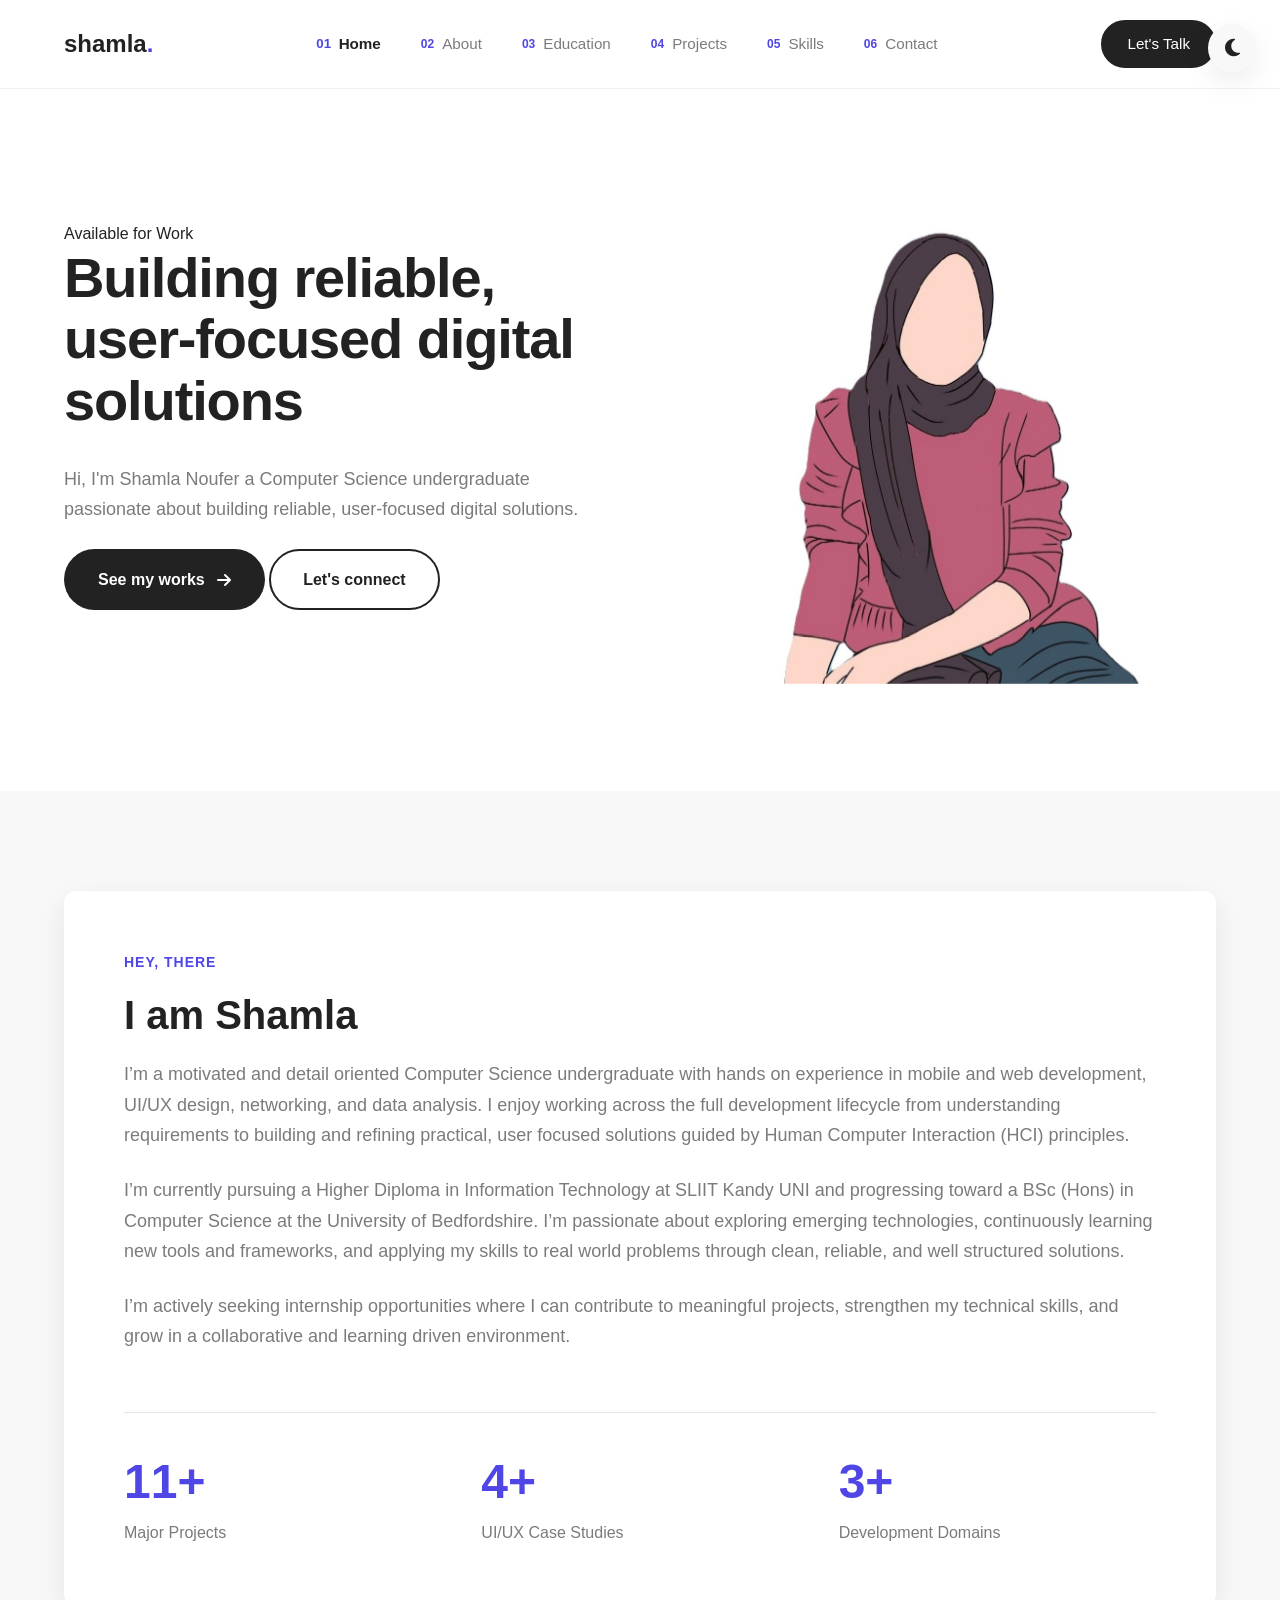
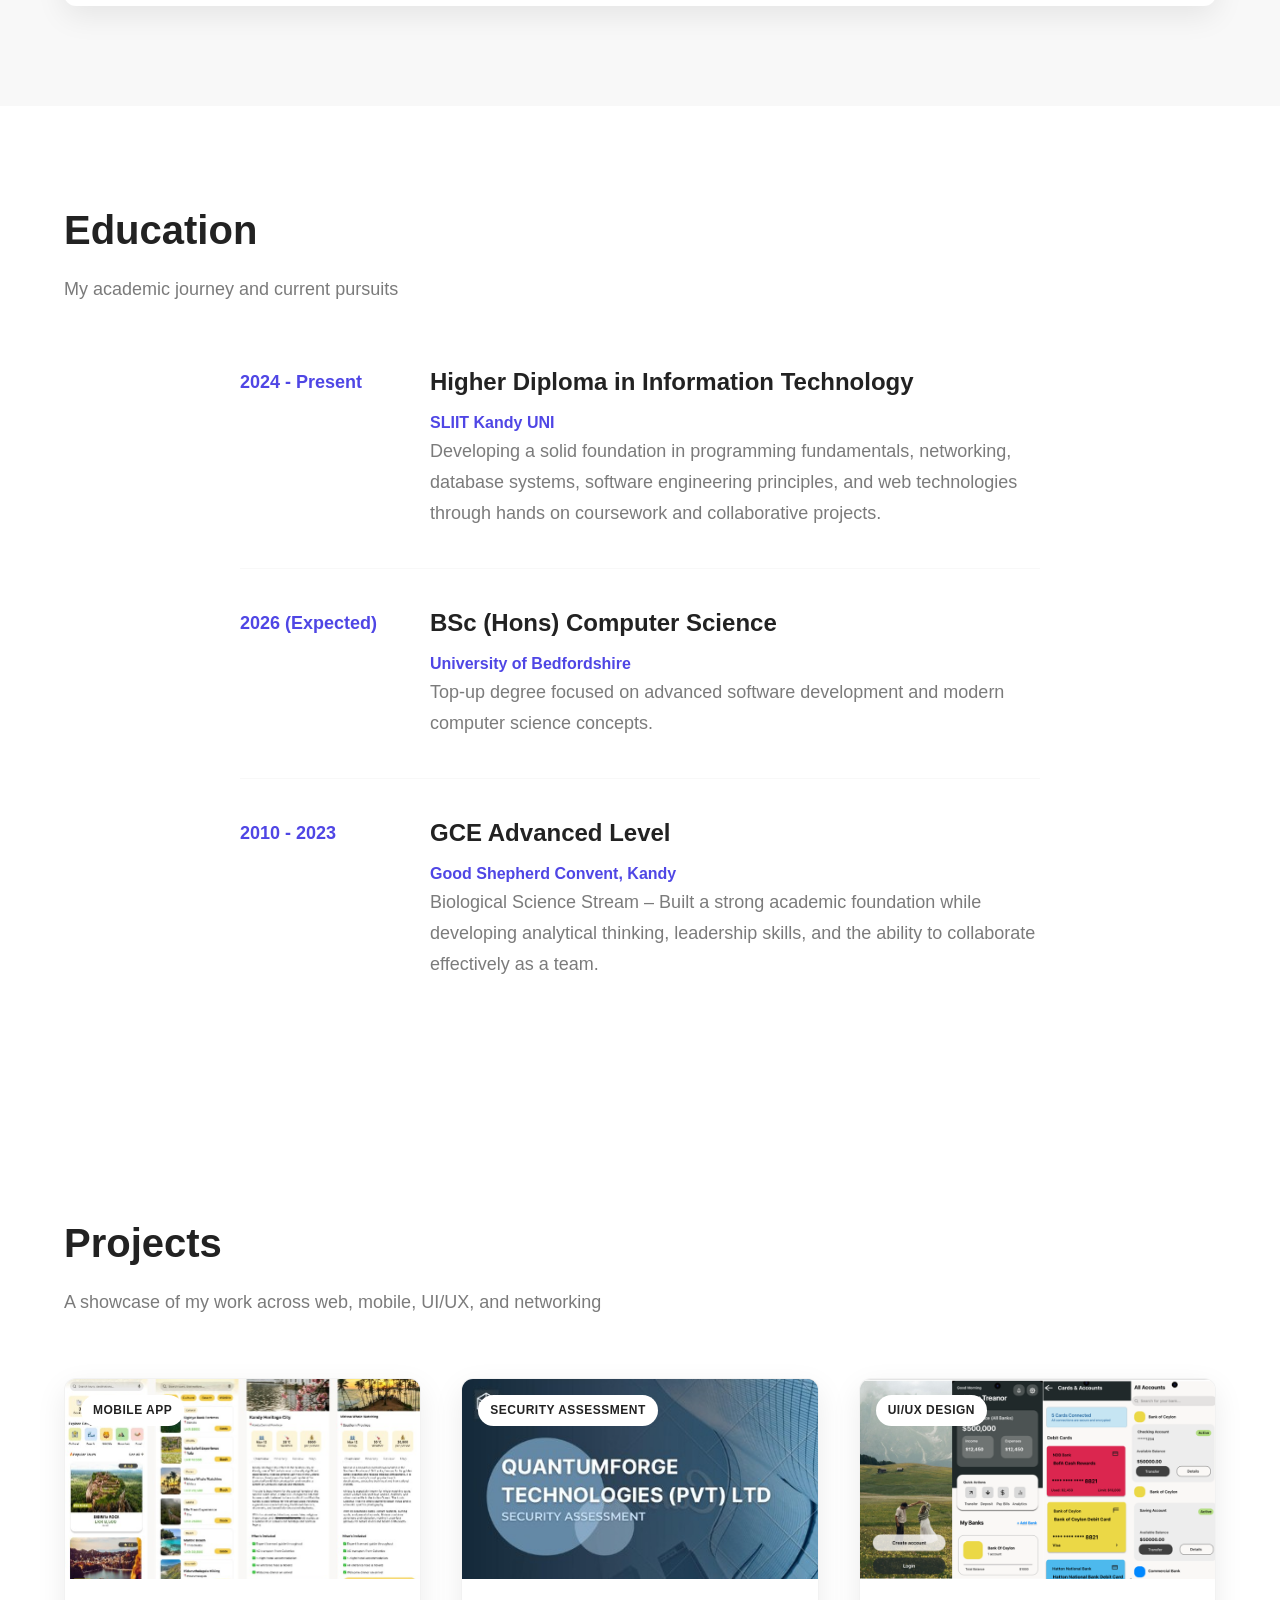
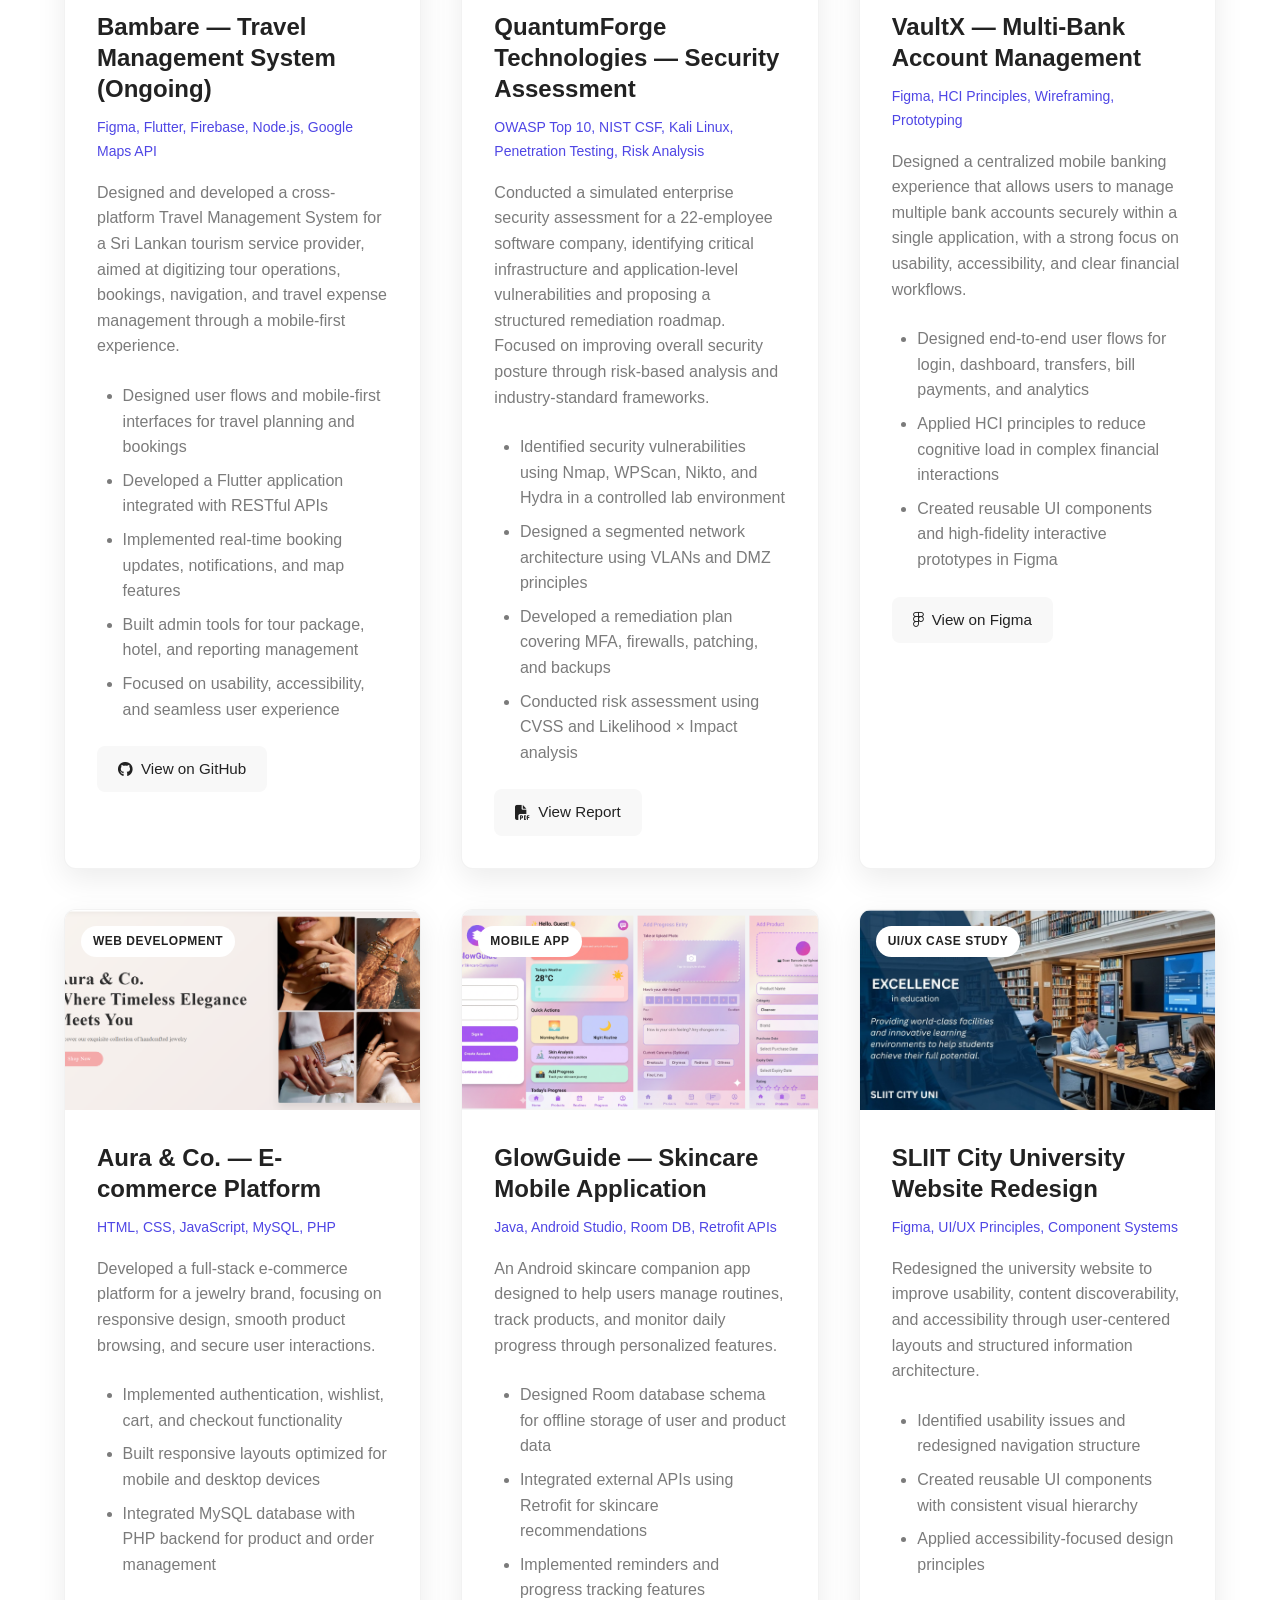
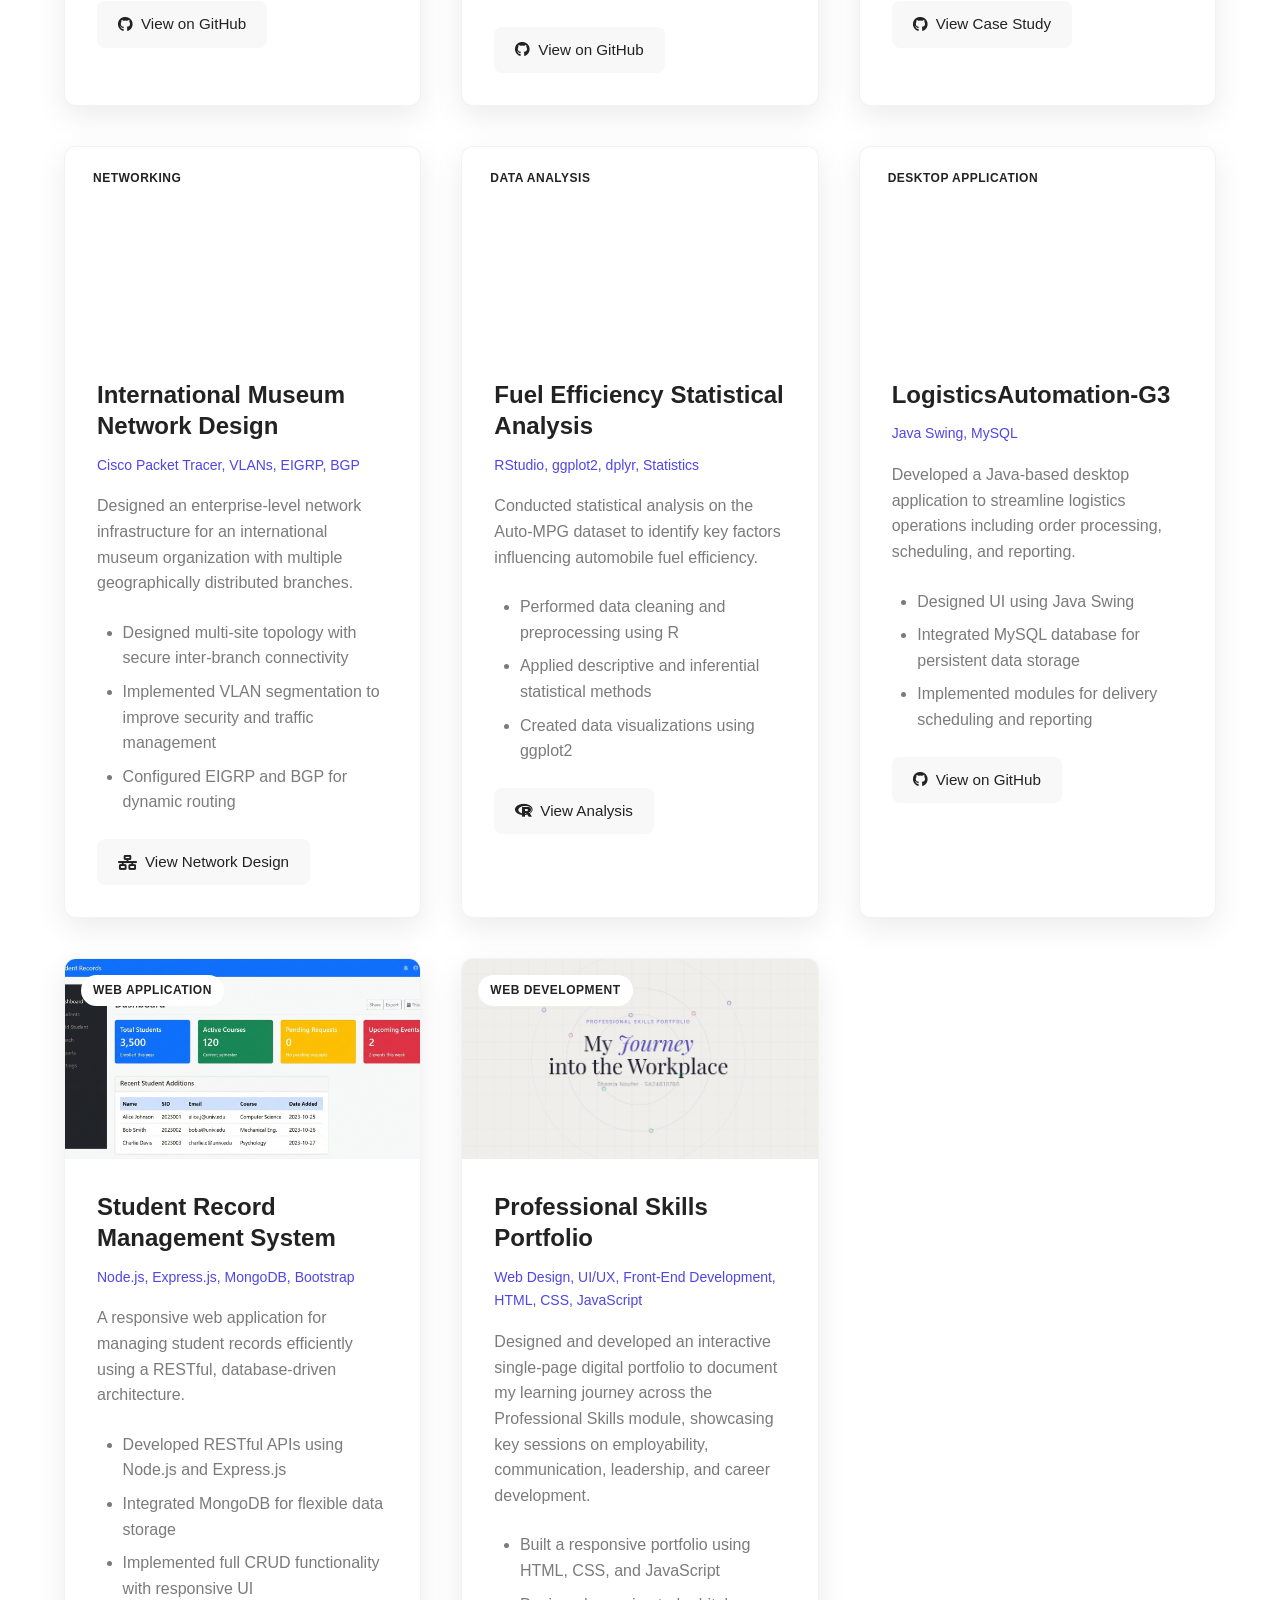
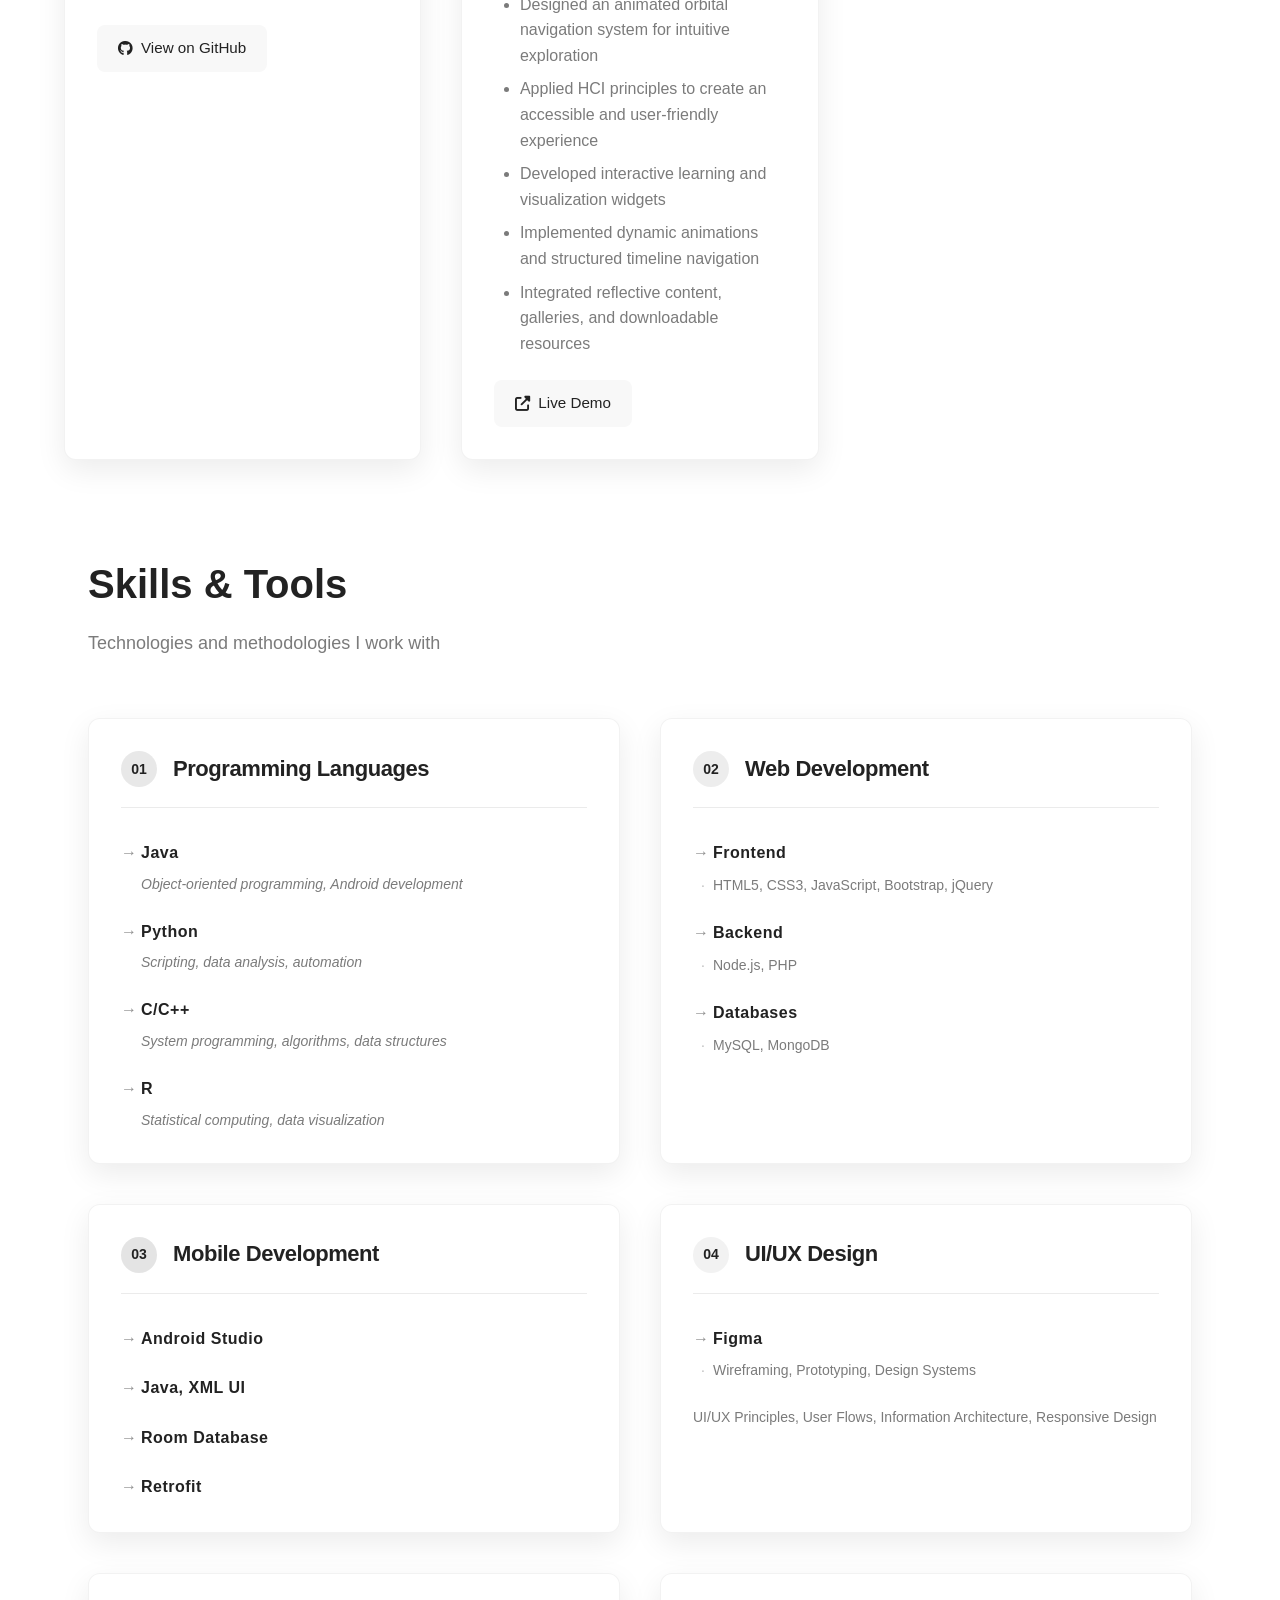
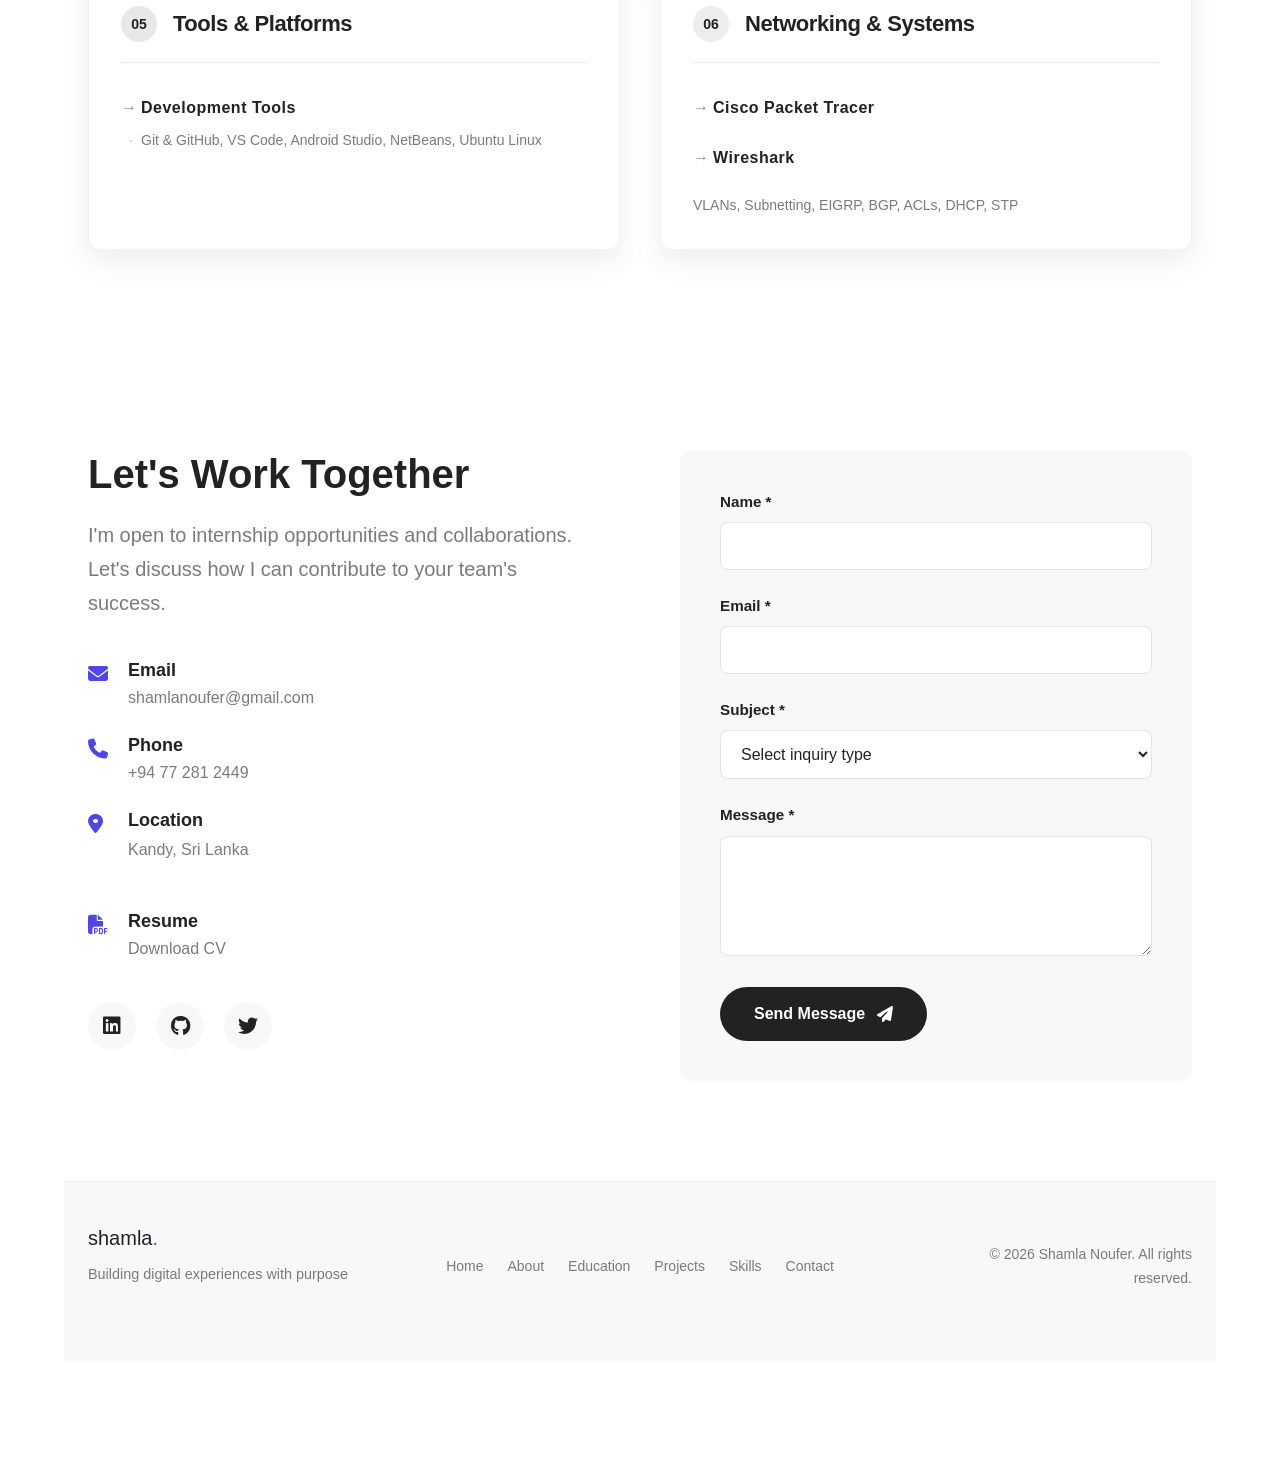
<file: index.html>
<!DOCTYPE html>
<html lang="en">
<head>
    <meta charset="UTF-8">
    <meta name="viewport" content="width=device-width, initial-scale=1.0">
    <title>Shamla Noufer | Web Developer & UI/UX Designer</title>
    
    <!-- Fonts -->
    <link rel="stylesheet" href="https://fonts.cdnfonts.com/css/sf-pro-display">
    <link rel="stylesheet" href="https://cdnjs.cloudflare.com/ajax/libs/font-awesome/6.4.0/css/all.min.css">
    
    <!-- CSS -->
    <link rel="stylesheet" href="styles.css">
    
    <!-- Preload critical resources -->
    <link rel="preload" href="https://fonts.cdnfonts.com/css/sf-pro-display" as="style">
    <link rel="preconnect" href="https://fonts.cdnfonts.com">
</head>
<body class="light-theme">
    <!-- Theme Toggle -->
    <button class="theme-toggle" id="themeToggle">
        <i class="fas fa-moon"></i>
    </button>

    <!-- Navigation -->
    <nav class="navbar">
        <div class="container">
            <div class="nav-logo">
                <span class="logo-text">shamla<span class="dot">.</span></span>
            </div>
            
            <div class="nav-menu">
                <div class="nav-item">
                    <a href="#home" class="nav-link">
                        <span class="nav-number">01</span>
                        <span class="nav-text">Home</span>
                    </a>
                </div>
                <div class="nav-item">
                    <a href="#about" class="nav-link">
                        <span class="nav-number">02</span>
                        <span class="nav-text">About</span>
                    </a>
                </div>
                <div class="nav-item">
                    <a href="#education" class="nav-link">
                        <span class="nav-number">03</span>
                        <span class="nav-text">Education</span>
                    </a>
                </div>
                <div class="nav-item">
                    <a href="#projects" class="nav-link">
                        <span class="nav-number">04</span>
                        <span class="nav-text">Projects</span>
                    </a>
                </div>
                <div class="nav-item">
                    <a href="#skills" class="nav-link">
                        <span class="nav-number">05</span>
                        <span class="nav-text">Skills</span>
                    </a>
                </div>
                <div class="nav-item">
                    <a href="#contact" class="nav-link">
                        <span class="nav-number">06</span>
                        <span class="nav-text">Contact</span>
                    </a>
                </div>
            </div>
            
            <div class="nav-cta">
                <a href="#contact" class="btn-nav">Let's Talk</a>
            </div>
            
            <button class="menu-toggle" id="menuToggle">
                <i class="fas fa-bars"></i>
            </button>
        </div>
    </nav>

    <!-- Hero Section -->
<section class="hero" id="home">
    <div class="container">
        <div class="hero-content">
            <div class="available-badge">
                <span class="badge-dot"></span>
                Available for Work
            </div>
            
            <h1 class="hero-title">
               Building reliable, user-focused digital solutions
<br>
                 <span class="highlight"></span>
            </h1>
            
            <div class="hero-intro">
                <p>Hi, I'm <span class="bold">Shamla Noufer</span> a Computer Science undergraduate passionate about building reliable, user-focused digital solutions.</p>
            </div>
            
            <div class="hero-actions">
                <a href="#work" class="btn-primary">
                    <span>See my works</span>
                    <i class="fas fa-arrow-right"></i>
                </a>
                <a href="#contact" class="btn-secondary">Let's connect</a>
            </div>
        </div>
        
        <div class="hero-image">
            <div class="image-container">
                <!-- Animated SVG placeholder - will be replaced with your hijabi image -->
                <div class="svg-placeholder">
                    <svg width="400" height="400" viewBox="0 0 400 400" fill="none" xmlns="http://www.w3.org/2000/svg">
                        <circle cx="200" cy="200" r="180" fill="#F8F8F8"/>
                        <circle cx="200" cy="150" r="60" fill="#222222"/>
                        <path d="M200 210 C140 210, 140 280, 200 280 C260 280, 260 210, 200 210" fill="#222222"/>
                        <path d="M100 150 Q200 100 300 150" stroke="#222222" stroke-width="8" stroke-linecap="round"/>
                    </svg>
                </div>
                <!-- Actual image will be loaded here -->
                <img src="assets/hijab.jpg" alt="Shamla Noufer" class="profile-image" loading="lazy" onerror="this.style.display='none'">
            </div>
        </div>
    </div>
</section>

    <!-- About Section -->
    <section class="about" id="about">
        <div class="container">
            <div class="about-card">
                <p class="section-label">Hey, there</p>
                <h2 class="section-title">I am <span class="highlight">Shamla</span></h2>
                
                <div class="about-text">
                    <p>I’m a motivated and detail oriented Computer Science undergraduate with hands on experience in mobile and web development, UI/UX design, networking, and data analysis. I enjoy working across the full development lifecycle from understanding requirements to building and refining practical, user focused solutions guided by Human Computer Interaction (HCI) principles.</p>
                    
                    <p>I’m currently pursuing a Higher Diploma in Information Technology at SLIIT Kandy UNI and progressing toward a BSc (Hons) in Computer Science at the University of Bedfordshire. I’m passionate about exploring emerging technologies, continuously learning new tools and frameworks, and applying my skills to real world problems through clean, reliable, and well structured solutions.</p>
                    
                    <p>I’m actively seeking internship opportunities where I can contribute to meaningful projects, strengthen my technical skills, and grow in a collaborative and learning driven environment.</p>
                </div>
                
                <div class="stats">
                    <div class="stat-item">
                        <h3>11+</h3>
                        <p>Major Projects</p>
                    </div>
                    <div class="stat-item">
                        <h3>4+</h3>
                        <p>UI/UX Case Studies</p>
                    </div>
                    <div class="stat-item">
                        <h3>3+</h3>
                        <p>Development Domains</p>
                    </div>
                </div>
            </div>
        </div>
    </section>

    <!-- Education Section -->
    <section class="education" id="education">
        <div class="container">
            <div class="section-header">
                <h2 class="section-title">Education</h2>
                <p class="section-subtitle">My academic journey and current pursuits</p>
            </div>
            
            <div class="education-timeline">
                <div class="timeline-item">
                    <div class="timeline-date">2024 - Present</div>
                    <div class="timeline-content">
                        <h3>Higher Diploma in Information Technology</h3>
                        <p class="timeline-subtitle">SLIIT Kandy UNI</p>
                        <p><p>
Developing a solid foundation in programming fundamentals, networking, database systems, software engineering principles, and web technologies through hands on coursework and collaborative projects.
</p>
                    </div>
                </div>
                
                <div class="timeline-item">
                    <div class="timeline-date">2026 (Expected)</div>
                    <div class="timeline-content">
                        <h3>BSc (Hons) Computer Science</h3>
                        <p class="timeline-subtitle">University of Bedfordshire</p>
                        <p>Top‑up degree focused on advanced software development and modern computer science concepts.</p>
                    </div>
                </div>
                
                <div class="timeline-item">
                    <div class="timeline-date">2010 - 2023</div>
                    <div class="timeline-content">
                        <h3>GCE Advanced Level</h3>
                        <p class="timeline-subtitle">Good Shepherd Convent, Kandy</p>
                        <p>Biological Science Stream – Built a strong academic foundation while developing analytical thinking, leadership skills, and the ability to collaborate effectively as a team.
</p>
                    </div>
                </div>
            </div>
        </div>
    </section>

    <!-- Projects Section -->
    <section class="projects" id="projects">
        <div class="container">
            <div class="section-header">
                <h2 class="section-title">Projects</h2>
                <p class="section-subtitle">A showcase of my work across web, mobile, UI/UX, and networking</p>
            </div>
            <div class="projects-grid">

    <!-- Project 1 - Bambare -->
    <div class="project-card">
        <div class="project-image">
            <img src="assets/bambare.jpg" alt="Bambare Travel Management System" loading="lazy">
            <div class="project-tag">Mobile App</div>
        </div>
        <div class="project-content">
            <h3 class="project-title">Bambare — Travel Management System (Ongoing)</h3>
            <p class="project-tech">Figma, Flutter, Firebase, Node.js, Google Maps API</p>
            <p class="project-desc">
                Designed and developed a cross-platform Travel Management System for a Sri Lankan tourism service provider, aimed at digitizing tour operations, bookings, navigation, and travel expense management through a mobile-first experience.
            </p>
            <ul class="project-highlights">
    <li>Designed user flows and mobile-first interfaces for travel planning and bookings</li>
    <li>Developed a Flutter application integrated with RESTful APIs</li>
    <li>Implemented real-time booking updates, notifications, and map features</li>
    <li>Built admin tools for tour package, hotel, and reporting management</li>
    <li>Focused on usability, accessibility, and seamless user experience</li>
</ul>
            <div class="project-links">
                <a href="https://github.com/shamlanoufer/Bambare_TMS.git" target="_blank" class="btn-project">
                    <i class="fab fa-github"></i> View on GitHub
                </a>
            </div>
        </div>
    </div>

    <!-- Project 2 - QuantumForge Technologies Security Assessment -->
    <div class="project-card">
        <div class="project-image">
            <img src="assets/security.jpg" alt="QuantumForge Technologies Security Assessment" loading="lazy">
            <div class="project-tag">Security Assessment</div>
        </div>
        <div class="project-content">
            <h3 class="project-title">QuantumForge Technologies — Security Assessment</h3>
            <p class="project-tech">OWASP Top 10, NIST CSF, Kali Linux, Penetration Testing, Risk Analysis</p>
            <p class="project-desc">
                Conducted a simulated enterprise security assessment for a 22-employee software company, identifying critical infrastructure and application-level vulnerabilities and proposing a structured remediation roadmap. Focused on improving overall security posture through risk-based analysis and industry-standard frameworks.
            </p>
<ul class="project-highlights">
    <li>Identified security vulnerabilities using Nmap, WPScan, Nikto, and Hydra in a controlled lab environment</li>
    <li>Designed a segmented network architecture using VLANs and DMZ principles</li>
    <li>Developed a remediation plan covering MFA, firewalls, patching, and backups</li>
    <li>Conducted risk assessment using CVSS and Likelihood × Impact analysis</li>
</ul>
            <div class="project-links">
                <a href="assets/Security_Vulnerability_Report.pdf" target="_blank" class="btn-project">
                    <i class="fas fa-file-pdf"></i> View Report
                </a>
            </div>
        </div>
    </div>

    <!-- Project 3 - VaultX -->
    <div class="project-card">
        <div class="project-image">
            <img src="assets/vaultx.png" alt="VaultX UI Design" loading="lazy">
            <div class="project-tag">UI/UX Design</div>
        </div>
        <div class="project-content">
            <h3 class="project-title">VaultX — Multi-Bank Account Management</h3>
            <p class="project-tech">Figma, HCI Principles, Wireframing, Prototyping</p>
            <p class="project-desc">
                Designed a centralized mobile banking experience that allows users to manage
                multiple bank accounts securely within a single application, with a strong
                focus on usability, accessibility, and clear financial workflows.
            </p>
            <ul class="project-highlights">
                <li>Designed end-to-end user flows for login, dashboard, transfers, bill payments, and analytics</li>
                <li>Applied HCI principles to reduce cognitive load in complex financial interactions</li>
                <li>Created reusable UI components and high-fidelity interactive prototypes in Figma</li>
            </ul>
            <div class="project-links">
                <a href="https://www.figma.com/design/gkCOL9TMvrpwpZRLv5ShRC/VaultX?node-id=0-1&t=0QqHWZ5klaJIP6cT-1" target="_blank" class="btn-project">
                    <i class="fab fa-figma"></i> View on Figma
                </a>
            </div>
        </div>
    </div>

    <!-- Project 2 - Aura & Co. -->
    <div class="project-card">
        <div class="project-image">
            <img src="assets/aura.png" alt="Aura & Co. E-commerce" loading="lazy">
            <div class="project-tag">Web Development</div>
        </div>
        <div class="project-content">
            <h3 class="project-title">Aura & Co. — E-commerce Platform</h3>
            <p class="project-tech">HTML, CSS, JavaScript, MySQL, PHP</p>
            <p class="project-desc">
                Developed a full-stack e-commerce platform for a jewelry brand, focusing on
                responsive design, smooth product browsing, and secure user interactions.
            </p>
            <ul class="project-highlights">
                <li>Implemented authentication, wishlist, cart, and checkout functionality</li>
                <li>Built responsive layouts optimized for mobile and desktop devices</li>
                <li>Integrated MySQL database with PHP backend for product and order management</li>
            </ul>
            <div class="project-links">
                <a href="https://github.com/shamlanoufer/Aura-Co-frontend.git" target="_blank" class="btn-project">
                    <i class="fab fa-github"></i> View on GitHub
                </a>
            </div>
        </div>
    </div>

    <!-- Project 3 - GlowGuide -->
    <div class="project-card">
        <div class="project-image">
            <img src="assets/glowguide.png" alt="GlowGuide Mobile App" loading="lazy">
            <div class="project-tag">Mobile App</div>
        </div>
        <div class="project-content">
            <h3 class="project-title">GlowGuide — Skincare Mobile Application</h3>
            <p class="project-tech">Java, Android Studio, Room DB, Retrofit APIs</p>
            <p class="project-desc">
                An Android skincare companion app designed to help users manage routines,
                track products, and monitor daily progress through personalized features.
            </p>
            <ul class="project-highlights">
                <li>Designed Room database schema for offline storage of user and product data</li>
                <li>Integrated external APIs using Retrofit for skincare recommendations</li>
                <li>Implemented reminders and progress tracking features</li>
            </ul>
            <div class="project-links">
                <a href="https://github.com/yourusername/glowguide" target="_blank" class="btn-project">
                    <i class="fab fa-github"></i> View on GitHub
                </a>
            </div>
        </div>
    </div>

    <!-- Project 4 - SLIIT Redesign -->
    <div class="project-card">
        <div class="project-image">
            <img src="assets/sliit-redesign.png" alt="SLIIT Website Redesign" loading="lazy">
            <div class="project-tag">UI/UX Case Study</div>
        </div>
        <div class="project-content">
            <h3 class="project-title">SLIIT City University Website Redesign</h3>
            <p class="project-tech">Figma, UI/UX Principles, Component Systems</p>
            <p class="project-desc">
                Redesigned the university website to improve usability, content discoverability,
                and accessibility through user-centered layouts and structured information architecture.
            </p>
            <ul class="project-highlights">
                <li>Identified usability issues and redesigned navigation structure</li>
                <li>Created reusable UI components with consistent visual hierarchy</li>
                <li>Applied accessibility-focused design principles</li>
            </ul>
            <div class="project-links">
                <a href="https://github.com/shamlanoufer/SLIIT-City-Uni-Website-Redesign.git" target="_blank" class="btn-project">
                    <i class="fab fa-github"></i> View Case Study
                </a>
            </div>
        </div>
    </div>

    <!-- Project 5 - Museum Network -->
    <div class="project-card">
        <div class="project-image">
            <img src="assets/museum-network.png" alt="Network Design" loading="lazy">
            <div class="project-tag">Networking</div>
        </div>
        <div class="project-content">
            <h3 class="project-title">International Museum Network Design</h3>
            <p class="project-tech">Cisco Packet Tracer, VLANs, EIGRP, BGP</p>
            <p class="project-desc">
                Designed an enterprise-level network infrastructure for an international
                museum organization with multiple geographically distributed branches.
            </p>
            <ul class="project-highlights">
                <li>Designed multi-site topology with secure inter-branch connectivity</li>
                <li>Implemented VLAN segmentation to improve security and traffic management</li>
                <li>Configured EIGRP and BGP for dynamic routing</li>
            </ul>
            <div class="project-links">
                <a href="https://github.com/yourusername/museum-network" target="_blank" class="btn-project">
                    <i class="fas fa-network-wired"></i> View Network Design
                </a>
            </div>
        </div>
    </div>

    <!-- Project 6 - Data Analysis -->
    <div class="project-card">
        <div class="project-image">
            <img src="assets/fuel-analysis.png" alt="Fuel Efficiency Analysis" loading="lazy">
            <div class="project-tag">Data Analysis</div>
        </div>
        <div class="project-content">
            <h3 class="project-title">Fuel Efficiency Statistical Analysis</h3>
            <p class="project-tech">RStudio, ggplot2, dplyr, Statistics</p>
            <p class="project-desc">
                Conducted statistical analysis on the Auto-MPG dataset to identify key
                factors influencing automobile fuel efficiency.
            </p>
            <ul class="project-highlights">
                <li>Performed data cleaning and preprocessing using R</li>
                <li>Applied descriptive and inferential statistical methods</li>
                <li>Created data visualizations using ggplot2</li>
            </ul>
            <div class="project-links">
                <a href="https://github.com/shamlanoufer/Statistical-Analysis-of-Factors-Influencing-Automobile-Fuel-Efficiency.git" target="_blank" class="btn-project">
                    <i class="fab fa-r-project"></i> View Analysis
                </a>
            </div>
        </div>
    </div>

    <!-- Project 7 - Logistics System -->
    <div class="project-card">
        <div class="project-image">
            <img src="assets/logistics.png" alt="Logistics System" loading="lazy">
            <div class="project-tag">Desktop Application</div>
        </div>
        <div class="project-content">
            <h3 class="project-title">LogisticsAutomation-G3</h3>
            <p class="project-tech">Java Swing, MySQL</p>
            <p class="project-desc">
                Developed a Java-based desktop application to streamline logistics operations
                including order processing, scheduling, and reporting.
            </p>
            <ul class="project-highlights">
                <li>Designed UI using Java Swing</li>
                <li>Integrated MySQL database for persistent data storage</li>
                <li>Implemented modules for delivery scheduling and reporting</li>
            </ul>
            <div class="project-links">
                <a href="https://github.com/yourusername/logistics-system" target="_blank" class="btn-project">
                    <i class="fab fa-github"></i> View on GitHub
                </a>
            </div>
        </div>
    </div>

    <!-- Project 8 - Student Management -->
    <div class="project-card">
        <div class="project-image">
            <img src="assets/student-mgmt.png" alt="Student Management System" loading="lazy">
            <div class="project-tag">Web Application</div>
        </div>
        <div class="project-content">
            <h3 class="project-title">Student Record Management System</h3>
            <p class="project-tech">Node.js, Express.js, MongoDB, Bootstrap</p>
            <p class="project-desc">
                A responsive web application for managing student records efficiently using
                a RESTful, database-driven architecture.
            </p>
            <ul class="project-highlights">
                <li>Developed RESTful APIs using Node.js and Express.js</li>
                <li>Integrated MongoDB for flexible data storage</li>
                <li>Implemented full CRUD functionality with responsive UI</li>
            </ul>
            <div class="project-links">
                <a href="https://github.com/shamlanoufer/Student-Record-Management-System.git" target="_blank" class="btn-project">
                    <i class="fab fa-github"></i> View on GitHub
                </a>
            </div>
        </div>
    </div>

    <!-- Project 11 - Professional Skills Portfolio -->
    <div class="project-card">
        <div class="project-image">
            <img src="assets/portfolio.jpg" alt="Professional Skills Portfolio" loading="lazy">
            <div class="project-tag">Web Development</div>
        </div>
        <div class="project-content">
            <h3 class="project-title">Professional Skills Portfolio</h3>
            <p class="project-tech">Web Design, UI/UX, Front-End Development, HTML, CSS, JavaScript</p>
            <p class="project-desc">
                Designed and developed an interactive single-page digital portfolio to document my learning journey across the Professional Skills module, showcasing key sessions on employability, communication, leadership, and career development.
            </p>
          <ul class="project-highlights">
    <li>Built a responsive portfolio using HTML, CSS, and JavaScript</li>
    <li>Designed an animated orbital navigation system for intuitive exploration</li>
    <li>Applied HCI principles to create an accessible and user-friendly experience</li>
    <li>Developed interactive learning and visualization widgets</li>
    <li>Implemented dynamic animations and structured timeline navigation</li>
    <li>Integrated reflective content, galleries, and downloadable resources</li>
</ul>
            <div class="project-links">
                <a href="https://shamlanouferpsportfolio.netlify.app/" target="_blank" class="btn-project">
                    <i class="fas fa-external-link-alt"></i> Live Demo
                </a>
            </div>
        </div>
    </div>

</div>


    <!-- Skills & Tools Section -->
<section class="skills" id="skills">
    <div class="container">
        <div class="section-header">
            <h2 class="section-title">Skills & Tools</h2>
            <p class="section-subtitle">Technologies and methodologies I work with</p>
        </div>
        
        <div class="skills-grid">
            <!-- Programming Languages -->
            <div class="skill-category">
                <div class="category-header">
                    <span class="category-number">01</span>
                    <h3 class="category-title">Programming Languages</h3>
                </div>
                <div class="skill-items">
                    <div class="skill-item">
                        <div class="skill-main">
                            <span class="skill-name">Java</span>
                            <span class="skill-desc">Object-oriented programming, Android development</span>
                        </div>
                    </div>
                    <div class="skill-item">
                        <div class="skill-main">
                            <span class="skill-name">Python</span>
                            <span class="skill-desc">Scripting, data analysis, automation</span>
                        </div>
                    </div>
                    <div class="skill-item">
                        <div class="skill-main">
                            <span class="skill-name">C/C++</span>
                            <span class="skill-desc">System programming, algorithms, data structures</span>
                        </div>
                    </div>
                    <div class="skill-item">
                        <div class="skill-main">
                            <span class="skill-name">R</span>
                            <span class="skill-desc">Statistical computing, data visualization</span>
                        </div>
                    </div>
                </div>
            </div>
            
            <!-- Web Development -->
            <div class="skill-category">
                <div class="category-header">
                    <span class="category-number">02</span>
                    <h3 class="category-title">Web Development</h3>
                </div>
                <div class="skill-items">
                    <div class="skill-item">
                        <div class="skill-main">
                            <span class="skill-name">Frontend</span>
                            <div class="skill-tech">HTML5, CSS3, JavaScript, Bootstrap, jQuery</div>
                        </div>
                    </div>
                    <div class="skill-item">
                        <div class="skill-main">
                            <span class="skill-name">Backend</span>
                            <div class="skill-tech">Node.js, PHP</div>
                        </div>
                    </div>
                    <div class="skill-item">
                        <div class="skill-main">
                            <span class="skill-name">Databases</span>
                            <div class="skill-tech">MySQL, MongoDB</div>
                        </div>
                    </div>
                </div>
            </div>
            
            <!-- Mobile Development -->
            <div class="skill-category">
                <div class="category-header">
                    <span class="category-number">03</span>
                    <h3 class="category-title">Mobile Development</h3>
                </div>
                <div class="skill-items">
                    <div class="skill-item">
                        <div class="skill-main">
                            <span class="skill-name">Android Studio</span>
                        </div>
                    </div>
                    <div class="skill-item">
                        <div class="skill-main">
                            <span class="skill-name">Java, XML UI</span>
                        </div>
                    </div>
                    <div class="skill-item">
                        <div class="skill-main">
                            <span class="skill-name">Room Database</span>
                        </div>
                    </div>
                    <div class="skill-item">
                        <div class="skill-main">
                            <span class="skill-name">Retrofit</span>
                        </div>
                    </div>
                </div>
            </div>
            
            <!-- UI/UX Design -->
            <div class="skill-category">
                <div class="category-header">
                    <span class="category-number">04</span>
                    <h3 class="category-title">UI/UX Design</h3>
                </div>
                <div class="skill-items">
                    <div class="skill-item">
                        <div class="skill-main">
                            <span class="skill-name">Figma</span>
                            <div class="skill-tech">Wireframing, Prototyping, Design Systems</div>
                        </div>
                    </div>
                    <div class="skill-item">
                        <div class="skill-main">
                            <div class="skill-tech">UI/UX Principles, User Flows, Information Architecture, Responsive Design</div>
                        </div>
                    </div>
                </div>
            </div>
            
            <!-- Tools & Platforms -->
            <div class="skill-category">
                <div class="category-header">
                    <span class="category-number">05</span>
                    <h3 class="category-title">Tools & Platforms</h3>
                </div>
                <div class="skill-items">
                    <div class="skill-item">
                        <div class="skill-main">
                            <span class="skill-name">Development Tools</span>
                            <div class="skill-tech">Git & GitHub, VS Code, Android Studio, NetBeans, Ubuntu Linux</div>
                        </div>
                    </div>
                </div>
            </div>
            
            <!-- Networking & Systems -->
            <div class="skill-category">
                <div class="category-header">
                    <span class="category-number">06</span>
                    <h3 class="category-title">Networking & Systems</h3>
                </div>
                <div class="skill-items">
                    <div class="skill-item">
                        <div class="skill-main">
                            <span class="skill-name">Cisco Packet Tracer</span>
                        </div>
                    </div>
                    <div class="skill-item">
                        <div class="skill-main">
                            <span class="skill-name">Wireshark</span>
                        </div>
                    </div>
                    <div class="skill-item">
                        <div class="skill-main">
                            <div class="skill-tech">VLANs, Subnetting, EIGRP, BGP, ACLs, DHCP, STP</div>
                        </div>
                    </div>
                </div>
            </div>
        </div>
    </div>
</section>
    <!-- Contact Section -->
    <section class="contact" id="contact">
        <div class="container">
            <div class="contact-content">
                <div class="contact-info">
                    <h2 class="section-title">Let's Work Together</h2>
                    <p class="contact-subtitle">I'm open to internship opportunities and collaborations. Let's discuss how I can contribute to your team's success.</p>
                    
                    <div class="contact-details">
                        <div class="contact-item">
                            <i class="fas fa-envelope"></i>
                            <div>
                                <h4>Email</h4>
                                <a href="mailto:shamlanoufer@gmail.com">shamlanoufer@gmail.com</a>
                            </div>
                        </div>
                        
                        <div class="contact-item">
                            <i class="fas fa-phone"></i>
                            <div>
                                <h4>Phone</h4>
                                <a href="tel:+94772812449">+94 77 281 2449</a>
                            </div>
                        </div>
                        
                        <div class="contact-item">
                            <i class="fas fa-map-marker-alt"></i>
                            <div>
                                <h4>Location</h4>
                                <p>Kandy, Sri Lanka</p>
                            </div>
                        </div>
                        
                        <div class="contact-item">
                            <i class="fas fa-file-pdf"></i>
                            <div>
                                <h4>Resume</h4>
                                <a href="assets/ShamlaNoufer_CV.pdf" download>Download CV</a>
                            </div>
                        </div>
                    </div>
                    
                    <div class="social-links">
                        <a href="https://www.linkedin.com/in/shamla-noufer-8505742b4" target="_blank" aria-label="LinkedIn">
                            <i class="fab fa-linkedin"></i>
                        </a>
                        <a href="https://github.com/shamlanoufer" target="_blank" aria-label="GitHub">
                            <i class="fab fa-github"></i>
                        </a>
                        <a href="https://x.com/NouferShamla" target="_blank" aria-label="Twitter">
                            <i class="fab fa-twitter"></i>
                        </a>
                    </div>
                </div>
                
                <div class="contact-form">
    <form id="contactForm" name="contact" method="POST" data-netlify="true" netlify-honeypot="bot-field">
        <div class="form-group">
            <label for="name">Name *</label>
            <input type="text" id="name" name="name" required>
        </div>
        
        <div class="form-group">
            <label for="email">Email *</label>
            <input type="email" id="email" name="email" required>
        </div>
        
        <div class="form-group">
            <label for="subject">Subject *</label>
            <select id="subject" name="subject" required>
                <option value="">Select inquiry type</option>
                <option value="Job Opportunity">Job Opportunity</option>
                <option value="Internship">Internship</option>
                <option value="Freelance Project">Freelance Project</option>
                <option value="Collaboration">Collaboration</option>
                <option value="General Question">General Question</option>
                                <option value="Other">Other</option>

            </select>
        </div>
        
        <div class="form-group">
            <label for="message">Message *</label>
            <textarea id="message" name="message" rows="5" required></textarea>
        </div>
        
        <!-- Netlify Bot Protection -->
        <div class="hidden">
            <label>Don't fill this out if you're human: 
                <input name="bot-field">
            </label>
        </div>
        
        <button type="submit" class="btn-primary">
            <span>Send Message</span>
            <i class="fas fa-paper-plane"></i>
        </button>
    </form>
                </div>
            </div>
        </div>
    </section>

    <!-- Footer -->
    <footer class="footer">
        <div class="container">
            <div class="footer-content">
                <div class="footer-left">
                    <span class="logo-text">shamla<span class="dot">.</span></span>
                    <p>Building digital experiences with purpose</p>
                </div>
                
                <div class="footer-middle">
                    <div class="footer-nav">
                        <a href="#home">Home</a>
                        <a href="#about">About</a>
                        <a href="#education">Education</a>
                        <a href="#projects">Projects</a>
                        <a href="#skills">Skills</a>
                        <a href="#contact">Contact</a>
                    </div>
                </div>
                
                <div class="footer-right">
                    <p>&copy; <span id="currentYear"></span> Shamla Noufer. All rights reserved.</p>
                </div>
            </div>
        </div>
    </footer>

    <script src="script.js"></script>
</body>
</html>
</file>
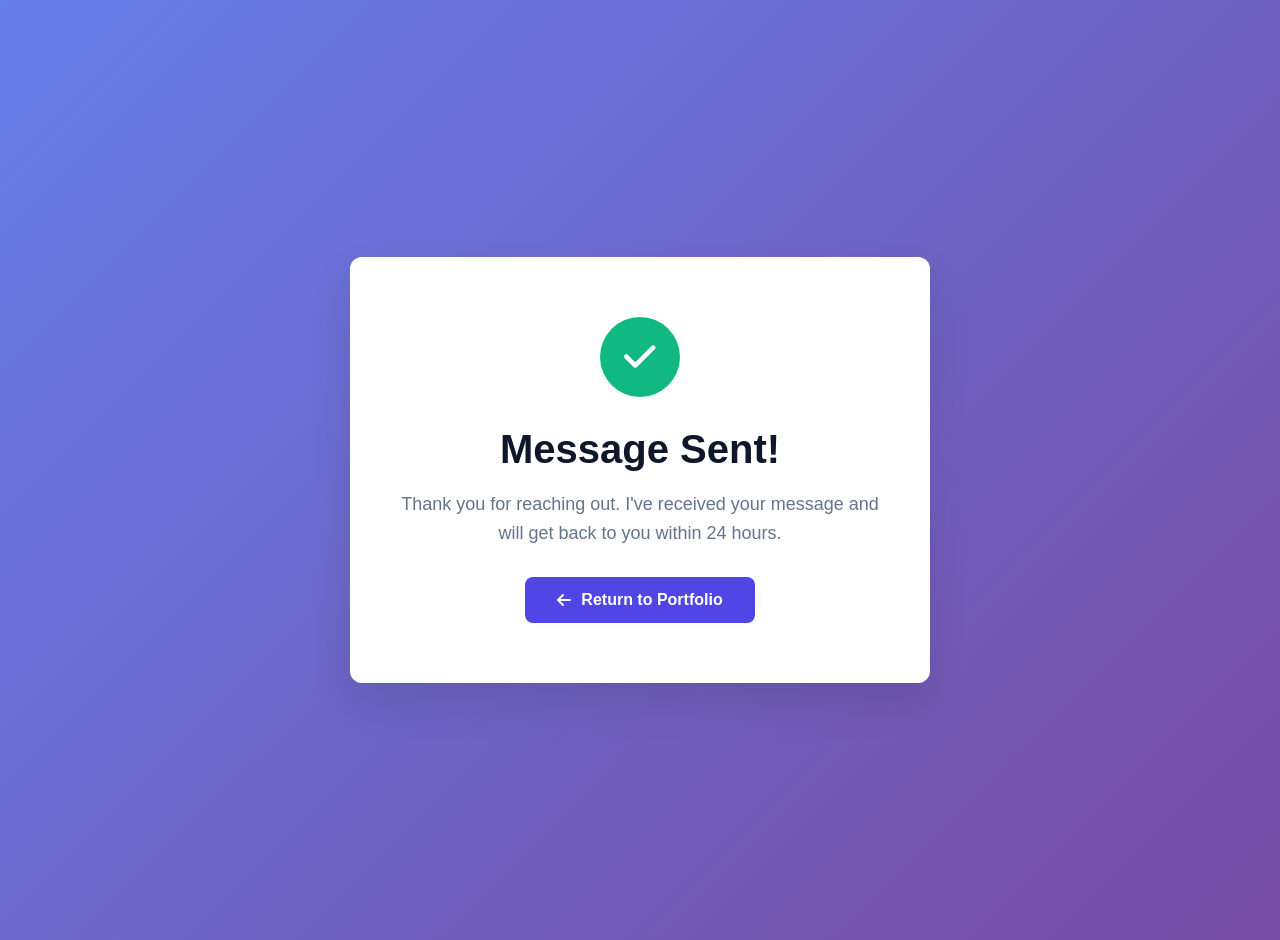
<file: thank-you.html>
<!DOCTYPE html>
<html lang="en">
<head>
    <meta charset="UTF-8">
    <meta name="viewport" content="width=device-width, initial-scale=1.0">
    <title>Message Sent Successfully</title>
    <style>
        :root {
            --primary: #0f172a;
            --accent: #4f46e5;
            --white: #ffffff;
            --tertiary: #f8fafc;
            --border-radius: 12px;
            --shadow: 0 4px 6px -1px rgba(0, 0, 0, 0.1);
        }
        
        body {
            font-family: -apple-system, BlinkMacSystemFont, 'Segoe UI', Roboto, Oxygen, Ubuntu, sans-serif;
            background: linear-gradient(135deg, #667eea 0%, #764ba2 100%);
            min-height: 100vh;
            display: flex;
            justify-content: center;
            align-items: center;
            margin: 0;
            padding: 20px;
        }
        
        .success-container {
            background: var(--white);
            padding: 60px 40px;
            border-radius: var(--border-radius);
            box-shadow: 0 20px 40px rgba(0, 0, 0, 0.1);
            text-align: center;
            max-width: 500px;
            width: 100%;
        }
        
        .success-icon {
            width: 80px;
            height: 80px;
            background: #10b981;
            border-radius: 50%;
            display: flex;
            align-items: center;
            justify-content: center;
            margin: 0 auto 30px;
        }
        
        .success-icon i {
            color: white;
            font-size: 36px;
        }
        
        h1 {
            color: var(--primary);
            margin-bottom: 16px;
            font-size: 2.5rem;
        }
        
        p {
            color: #64748b;
            font-size: 1.125rem;
            line-height: 1.6;
            margin-bottom: 30px;
        }
        
        .btn-primary {
            display: inline-flex;
            align-items: center;
            gap: 10px;
            background: var(--accent);
            color: var(--white);
            text-decoration: none;
            padding: 14px 32px;
            border-radius: 8px;
            font-weight: 600;
            transition: all 0.3s ease;
            border: none;
            cursor: pointer;
        }
        
        .btn-primary:hover {
            background: #4338ca;
            transform: translateY(-2px);
            box-shadow: 0 10px 20px rgba(79, 70, 229, 0.2);
        }
        
        @media (max-width: 480px) {
            .success-container {
                padding: 40px 24px;
            }
            
            h1 {
                font-size: 2rem;
            }
        }
    </style>
    <link rel="stylesheet" href="https://cdnjs.cloudflare.com/ajax/libs/font-awesome/6.0.0/css/all.min.css">
</head>
<body>
    <div class="success-container">
        <div class="success-icon">
            <i class="fas fa-check"></i>
        </div>
        <h1>Message Sent!</h1>
        <p>Thank you for reaching out. I've received your message and will get back to you within 24 hours.</p>
        <a href="index.html" class="btn-primary">
            <i class="fas fa-arrow-left"></i>
            Return to Portfolio
        </a>
    </div>
</body>
</html>
</file>
<file: styles.css>
/* ===== RESET & BASE STYLES ===== */
:root {
    --primary: #222222;
    --secondary: #7B7B7B;
    --tertiary: #F8F8F8;
    --white: #FFFFFF;
    --highlight: #222222;
    --accent: #4F46E5;
    --shadow: 0 10px 30px rgba(0, 0, 0, 0.08);
    --shadow-lg: 0 20px 60px rgba(0, 0, 0, 0.12);
    --transition: all 0.3s cubic-bezier(0.4, 0, 0.2, 1);
    --border-radius: 12px;
    --border-radius-sm: 8px;
}

* {
    margin: 0;
    padding: 0;
    box-sizing: border-box;
}

html {
    scroll-behavior: smooth;
    font-size: 16px;
}

body {
    font-family: 'SF Pro Display', -apple-system, BlinkMacSystemFont, 'Segoe UI', Roboto, sans-serif;
    color: var(--primary);
    background-color: var(--white);
    line-height: 1.6;
    overflow-x: hidden;
    transition: background-color 0.3s ease, color 0.3s ease;
}

body.dark-theme {
    --primary: #FFFFFF;
    --secondary: #B0B0B0;
    --tertiary: #1A1A1A;
    --white: #111111;
    --highlight: #FFFFFF;
    --shadow: 0 10px 30px rgba(0, 0, 0, 0.2);
    --shadow-lg: 0 20px 60px rgba(0, 0, 0, 0.3);
}

.container {
    width: 100%;
    max-width: 1200px;
    margin: 0 auto;
    padding: 0 24px;
}

section {
    padding: 100px 0;
}

@media (max-width: 768px) {
    section {
        padding: 60px 0;
    }
}

/* ===== TYPOGRAPHY ===== */
h1, h2, h3, h4 {
    font-weight: 700;
    line-height: 1.2;
    color: var(--primary);
}

h1 {
    font-size: 3.5rem;
    letter-spacing: -0.02em;
}

h2 {
    font-size: 2.5rem;
    margin-bottom: 1rem;
}

h3 {
    font-size: 1.5rem;
    margin-bottom: 0.75rem;
}

h4 {
    font-size: 1.125rem;
    margin-bottom: 0.5rem;
}

p {
    color: var(--secondary);
    font-size: 1.125rem;
    margin-bottom: 1.5rem;
    line-height: 1.7;
}

.highlight {
    color: var(--highlight);
    position: relative;
}

.highlight::after {
    content: '';
    position: absolute;
    bottom: 5px;
    left: 0;
    width: 100%;
    height: 8px;
    background: rgba(34, 34, 34, 0.15);
    z-index: -1;
    transition: background-color 0.3s ease;
}

.dark-theme .highlight::after {
    background: rgba(255, 255, 255, 0.15);
}

.section-label {
    font-size: 0.875rem;
    font-weight: 600;
    color: var(--accent);
    text-transform: uppercase;
    letter-spacing: 1px;
    margin-bottom: 16px;
    display: block;
}

.section-title {
    font-size: 2.5rem;
    margin-bottom: 20px;
}

.section-subtitle {
    font-size: 1.125rem;
    color: var(--secondary);
    max-width: 600px;
}

/* ===== THEME TOGGLE ===== */
.theme-toggle {
    position: fixed;
    top: 24px;
    right: 24px;
    z-index: 1001;
    width: 48px;
    height: 48px;
    border-radius: 50%;
    background: var(--tertiary);
    border: none;
    color: var(--primary);
    font-size: 1.25rem;
    cursor: pointer;
    display: flex;
    align-items: center;
    justify-content: center;
    transition: var(--transition);
    box-shadow: var(--shadow);
}

.theme-toggle:hover {
    transform: translateY(-2px);
    box-shadow: var(--shadow-lg);
}

/* ===== NAVIGATION ===== */
.navbar {
    position: fixed;
    top: 0;
    left: 0;
    width: 100%;
    background: rgba(255, 255, 255, 0.95);
    backdrop-filter: blur(10px);
    -webkit-backdrop-filter: blur(10px);
    z-index: 1000;
    padding: 20px 0;
    border-bottom: 1px solid rgba(0, 0, 0, 0.05);
    transition: var(--transition);
}

.dark-theme .navbar {
    background: rgba(17, 17, 17, 0.95);
    border-bottom: 1px solid rgba(255, 255, 255, 0.05);
}

.navbar .container {
    display: flex;
    justify-content: space-between;
    align-items: center;
    position: relative;
}

.nav-logo {
    font-size: 1.5rem;
    font-weight: 700;
}

.logo-text {
    color: var(--primary);
    text-decoration: none;
}

.dot {
    color: var(--accent);
}

.nav-menu {
    display: flex;
    gap: 40px;
}

.nav-item {
    position: relative;
}

.nav-link {
    display: flex;
    align-items: center;
    gap: 8px;
    text-decoration: none;
    color: var(--secondary);
    font-size: 0.95rem;
    font-weight: 500;
    transition: var(--transition);
    padding: 8px 0;
}

.nav-number {
    font-size: 0.75rem;
    color: var(--accent);
    font-weight: 600;
    transition: var(--transition);
}

.nav-link:hover {
    color: var(--primary);
}

.nav-link:hover .nav-number {
    transform: scale(1.1);
}

.nav-cta {
    display: flex;
    align-items: center;
}

.btn-nav {
    padding: 10px 24px;
    background: var(--primary);
    color: var(--white);
    text-decoration: none;
    border-radius: 50px;
    font-size: 0.95rem;
    font-weight: 500;
    transition: var(--transition);
    border: 2px solid var(--primary);
}

.btn-nav:hover {
    background: transparent;
    color: var(--primary);
}

.dark-theme .btn-nav {
    background: var(--white);
    color: var(--primary);
    border-color: var(--white);
}

.dark-theme .btn-nav:hover {
    background: transparent;
    color: var(--white);
}

.menu-toggle {
    display: none;
    background: none;
    border: none;
    color: var(--primary);
    font-size: 1.5rem;
    cursor: pointer;
    padding: 8px;
    border-radius: 8px;
    transition: var(--transition);
    width: 40px;
    height: 40px;
    align-items: center;
    justify-content: center;
}

.menu-toggle:hover {
    background: var(--tertiary);
}

.menu-toggle:focus {
    outline: 2px solid var(--accent);
    outline-offset: 2px;
}

/* ===== HERO SECTION ===== */
.hero {
    padding-top: 140px;
    padding-bottom: 100px;
    position: relative;
    overflow: hidden;
}

.hero .container {
    display: grid;
    grid-template-columns: 1fr 1fr;
    gap: 80px;
    align-items: center;
}

@media (max-width: 992px) {
    .hero .container {
        grid-template-columns: 1fr;
        gap: 60px;
        text-align: center;
    }
    
    .hero-image {
        order: -1;
    }
}

.hero-greeting {
    font-size: 1.125rem;
    font-weight: 500;
    color: var(--accent);
    margin-bottom: 16px;
}

.hero-title {
    font-size: 3.5rem;
    line-height: 1.1;
    margin-bottom: 32px;
}

.hero-quote-box {
    background: var(--tertiary);
    padding: 24px;
    border-radius: var(--border-radius);
    margin-bottom: 40px;
    border-left: 4px solid var(--accent);
}

.hero-quote {
    font-size: 1.125rem;
    font-style: italic;
    color: var(--secondary);
    margin: 0;
}

.hero-buttons {
    display: flex;
    gap: 16px;
    flex-wrap: wrap;
}

.btn-primary, .btn-secondary {
    display: inline-flex;
    align-items: center;
    justify-content: center;
    gap: 12px;
    padding: 16px 32px;
    font-size: 1rem;
    font-weight: 600;
    text-decoration: none;
    border-radius: 50px;
    transition: var(--transition);
    cursor: pointer;
    border: 2px solid transparent;
}

.btn-primary {
    background: var(--primary);
    color: var(--white);
}

.btn-primary:hover {
    transform: translateY(-2px);
    box-shadow: var(--shadow-lg);
}

.btn-secondary {
    background: transparent;
    color: var(--primary);
    border-color: var(--primary);
}

.btn-secondary:hover {
    background: var(--tertiary);
    transform: translateY(-2px);
}

.hero-image {
    display: flex;
    justify-content: center;
    align-items: center;
}

.image-container {
    position: relative;
    width: 100%;
    max-width: 400px;
}

.svg-placeholder {
    position: absolute;
    top: 0;
    left: 0;
    width: 100%;
    height: 100%;
    z-index: 1;
    background: var(--tertiary);
    border-radius: 1000%;
    overflow: hidden;
}

.profile-image {
    position: relative;
    z-index: 2;
    width: 100%;
    height: auto;
    border-radius: 0%;
    object-fit: cover;
    opacity: 0;
    animation: fadeIn 0.5s ease forwards;
}

@keyframes fadeIn {
    to {
        opacity: 1;
    }
}

/* ===== ABOUT SECTION ===== */
.about {
    background: var(--tertiary);
}

.about-card {
    background: var(--white);
    border-radius: var(--border-radius);
    padding: 60px;
    box-shadow: var(--shadow);
}

@media (max-width: 768px) {
    .about-card {
        padding: 40px 24px;
    }
}

.about-text p {
    font-size: 1.125rem;
    margin-bottom: 24px;
}

.stats {
    display: grid;
    grid-template-columns: repeat(3, 1fr);
    gap: 40px;
    margin-top: 60px;
    padding-top: 40px;
    border-top: 1px solid rgba(0, 0, 0, 0.1);
}

.dark-theme .stats {
    border-top: 1px solid rgba(255, 255, 255, 0.1);
}

.stat-item h3 {
    font-size: 3rem;
    color: var(--accent);
    margin-bottom: 8px;
}

.stat-item p {
    font-size: 1rem;
    margin: 0;
    color: var(--secondary);
}

@media (max-width: 768px) {
    .stats {
        grid-template-columns: 1fr;
        gap: 24px;
    }
}

/* ===== EDUCATION SECTION ===== */
.education-timeline {
    max-width: 800px;
    margin: 0 auto;
}

.timeline-item {
    display: grid;
    grid-template-columns: 150px 1fr;
    gap: 40px;
    padding: 40px 0;
    border-bottom: 1px solid var(--tertiary);
}

.timeline-item:last-child {
    border-bottom: none;
}

.timeline-date {
    font-weight: 600;
    color: var(--accent);
    font-size: 1.125rem;
}

.timeline-subtitle {
    color: var(--accent);
    font-weight: 600;
    margin-bottom: 8px;
    font-size: 1rem;
}

.timeline-content p {
    margin-bottom: 0;
}

@media (max-width: 768px) {
    .timeline-item {
        grid-template-columns: 1fr;
        gap: 16px;
        padding: 32px 0;
    }
}

/* ===== PROJECTS SECTION ===== */
.projects-grid {
    display: grid;
    grid-template-columns: repeat(auto-fit, minmax(350px, 1fr));
    gap: 40px;
    margin-top: 60px;
}

@media (max-width: 768px) {
    .projects-grid {
        grid-template-columns: 1fr;
    }
}

.project-card {
    background: var(--white);
    border-radius: var(--border-radius);
    overflow: hidden;
    box-shadow: var(--shadow);
    transition: var(--transition);
    border: 1px solid rgba(0, 0, 0, 0.05);
}

.dark-theme .project-card {
    border-color: rgba(255, 255, 255, 0.05);
}

.project-card:hover {
    transform: translateY(-8px);
    box-shadow: var(--shadow-lg);
}

.project-image {
    position: relative;
    height: 200px;
    overflow: hidden;
}

.project-image img {
    width: 100%;
    height: 100%;
    object-fit: cover;
    transition: transform 0.5s ease;
}

.project-card:hover .project-image img {
    transform: scale(1.05);
}

.project-tag {
    position: absolute;
    top: 16px;
    left: 16px;
    padding: 6px 12px;
    background: var(--white);
    color: var(--primary);
    font-size: 0.75rem;
    font-weight: 600;
    border-radius: 50px;
    text-transform: uppercase;
    letter-spacing: 0.5px;
}

.project-content {
    padding: 32px;
}

.project-title {
    font-size: 1.5rem;
    margin-bottom: 12px;
    line-height: 1.3;
}

.project-tech {
    font-size: 0.875rem;
    color: var(--accent);
    margin-bottom: 16px;
    font-weight: 500;
}

.project-desc {
    font-size: 1rem;
    margin-bottom: 24px;
    line-height: 1.6;
}

.project-links {
    display: flex;
    gap: 12px;
}

.btn-project {
    display: inline-flex;
    align-items: center;
    gap: 8px;
    padding: 10px 20px;
    background: var(--tertiary);
    color: var(--primary);
    text-decoration: none;
    border-radius: var(--border-radius-sm);
    font-size: 0.95rem;
    font-weight: 500;
    transition: var(--transition);
    border: 1px solid transparent;
}

.btn-project:hover {
    background: var(--primary);
    color: var(--white);
}
/* ===== PROJECT HIGHLIGHTS LIST IMPROVED ===== */
.project-highlights {
    list-style: disc;               /* Use standard bullets */
    padding-left: 1.6rem;           /* Align bullets with paragraph text */
    margin: 16px 0 24px 0;          /* Space above and below list for flow */
    font-size: 1rem;                 /* Match project-desc font size */
    line-height: 1.6;               /* Match paragraph spacing */
    color: var(--secondary);        /* Match project-desc color */
}

.project-highlights li {
    margin-bottom: 8px;             /* Space between bullet points */
    color: var(--secondary);         /* Match description color */
    font-size: 1rem;                 /* Match description font size */
}

.project-highlights li::marker {
    color: var(--secondary);         /* Match description color */
}

/* ===== SKILLS SECTION ===== */
.skills {
    background: var(--white);
}

.skills-grid {
    display: grid;
    grid-template-columns: repeat(auto-fit, minmax(350px, 1fr));
    gap: 40px;
    margin-top: 60px;
}

.skill-category {
    background: var(--white);
    border-radius: var(--border-radius);
    padding: 32px;
    box-shadow: var(--shadow);
    transition: var(--transition);
    border: 1px solid rgba(0, 0, 0, 0.05);
    position: relative;
    overflow: hidden;
}

.skill-category::before {
    content: '';
    position: absolute;
    top: 0;
    left: 0;
    width: 4px;
    height: 100%;
    background: var(--primary);
    transform: scaleY(0);
    transform-origin: top;
    transition: transform 0.4s ease;
}

.skill-category:hover::before {
    transform: scaleY(1);
}

.dark-theme .skill-category {
    background: var(--tertiary);
    border-color: rgba(255, 255, 255, 0.05);
}

.dark-theme .skill-category::before {
    background: var(--white);
}

.skill-category:hover {
    transform: translateY(-8px);
    box-shadow: var(--shadow-lg);
}

.category-header {
    display: flex;
    align-items: center;
    gap: 16px;
    margin-bottom: 32px;
    padding-bottom: 20px;
    border-bottom: 1px solid rgba(0, 0, 0, 0.08);
    position: relative;
}

.dark-theme .category-header {
    border-bottom: 1px solid rgba(255, 255, 255, 0.08);
}

.category-number {
    font-size: 0.875rem;
    font-weight: 700;
    color: var(--primary);
    background: var(--tertiary);
    width: 36px;
    height: 36px;
    border-radius: 50%;
    display: flex;
    align-items: center;
    justify-content: center;
    transition: all 0.3s ease;
}

.skill-category:hover .category-number {
    background: var(--primary);
    color: var(--white);
    transform: rotate(10deg);
}

.dark-theme .skill-category:hover .category-number {
    background: var(--white);
    color: var(--primary);
}

.category-title {
    font-size: 1.375rem;
    color: var(--primary);
    margin: 0;
    font-weight: 600;
    letter-spacing: -0.02em;
}

.skill-items {
    display: flex;
    flex-direction: column;
    gap: 24px;
}

.skill-item {
    padding: 0;
    margin: 0;
}

.skill-main {
    display: flex;
    flex-direction: column;
    gap: 8px;
}

.skill-name {
    font-weight: 600;
    color: var(--primary);
    font-size: 1rem;
    letter-spacing: 0.5px;
    position: relative;
    padding-left: 20px;
}

.skill-name::before {
    content: '→';
    position: absolute;
    left: 0;
    color: var(--primary);
    opacity: 0.5;
    transition: transform 0.3s ease;
}

.skill-item:hover .skill-name::before {
    transform: translateX(4px);
    opacity: 1;
}

/* NEW: Skill description for programming languages */
.skill-desc {
    font-size: 0.875rem;
    color: var(--secondary);
    line-height: 1.5;
    padding-left: 20px;
    font-style: italic;
}

.skill-tech {
    font-size: 0.875rem;
    color: var(--secondary);
    line-height: 1.6;
    padding-left: 20px;
    position: relative;
}

.skill-tech::before {
    content: '·';
    position: absolute;
    left: 8px;
    color: var(--primary);
    opacity: 0.3;
}

/* Items with only tech (no name) */
.skill-item:has(.skill-tech):not(:has(.skill-name)) .skill-tech {
    padding-left: 0;
}

.skill-item:has(.skill-tech):not(:has(.skill-name)) .skill-tech::before {
    display: none;
}

/* Animation for skill items */
.skill-item {
    opacity: 0;
    transform: translateY(20px);
    animation: skillSlideUp 0.6s ease forwards;
}

@keyframes skillSlideUp {
    to {
        opacity: 1;
        transform: translateY(0);
    }
}

/* Staggered animation */
.skill-item:nth-child(1) { animation-delay: 0.1s; }
.skill-item:nth-child(2) { animation-delay: 0.2s; }
.skill-item:nth-child(3) { animation-delay: 0.3s; }
.skill-item:nth-child(4) { animation-delay: 0.4s; }
.skill-item:nth-child(5) { animation-delay: 0.5s; }

/* Category-specific accents */
.skill-category:nth-child(1) .category-number {
    background: rgba(34, 34, 34, 0.1);
}

.skill-category:nth-child(2) .category-number {
    background: rgba(34, 34, 34, 0.08);
}

.skill-category:nth-child(3) .category-number {
    background: rgba(34, 34, 34, 0.12);
}

.skill-category:nth-child(4) .category-number {
    background: rgba(34, 34, 34, 0.06);
}

.skill-category:nth-child(5) .category-number {
    background: rgba(34, 34, 34, 0.1);
}

.skill-category:nth-child(6) .category-number {
    background: rgba(34, 34, 34, 0.08);
}

/* Dark mode adjustments */
.dark-theme .skill-category:nth-child(1) .category-number {
    background: rgba(255, 255, 255, 0.1);
}

.dark-theme .skill-category:nth-child(2) .category-number {
    background: rgba(255, 255, 255, 0.08);
}

.dark-theme .skill-category:nth-child(3) .category-number {
    background: rgba(255, 255, 255, 0.12);
}

.dark-theme .skill-category:nth-child(4) .category-number {
    background: rgba(255, 255, 255, 0.06);
}

.dark-theme .skill-category:nth-child(5) .category-number {
    background: rgba(255, 255, 255, 0.1);
}

.dark-theme .skill-category:nth-child(6) .category-number {
    background: rgba(255, 255, 255, 0.08);
}

/* Responsive Design */
@media (max-width: 768px) {
    .skills-grid {
        grid-template-columns: 1fr;
        gap: 30px;
    }
    
    .skill-category {
        padding: 24px;
    }
    
    .category-header {
        margin-bottom: 24px;
        padding-bottom: 16px;
    }
    
    .category-title {
        font-size: 1.25rem;
    }
    
    .category-number {
        width: 32px;
        height: 32px;
        font-size: 0.8rem;
    }
    
    .skill-items {
        gap: 20px;
    }
    
    .skill-name {
        font-size: 0.95rem;
    }
    
    .skill-desc,
    .skill-tech {
        font-size: 0.85rem;
    }
}

/* ===== CONTACT SECTION ===== */
.contact-content {
    display: grid;
    grid-template-columns: 1fr 1fr;
    gap: 80px;
    align-items: start;
}

@media (max-width: 992px) {
    .contact-content {
        grid-template-columns: 1fr;
        gap: 60px;
    }
}

.contact-subtitle {
    font-size: 1.25rem;
    margin-bottom: 40px;
}

.contact-details {
    display: grid;
    gap: 24px;
    margin-bottom: 40px;
}

.contact-item {
    display: flex;
    align-items: flex-start;
    gap: 16px;
}

.contact-item i {
    color: var(--accent);
    font-size: 1.25rem;
    margin-top: 4px;
    width: 24px;
}

.contact-item h4 {
    margin-bottom: 4px;
    color: var(--primary);
}

.contact-item a, .contact-item p {
    color: var(--secondary);
    text-decoration: none;
    transition: var(--transition);
    font-size: 1rem;
}

.contact-item a:hover {
    color: var(--accent);
}

.social-links {
    display: flex;
    gap: 20px;
    margin-top: 40px;
}

.social-links a {
    display: inline-flex;
    align-items: center;
    justify-content: center;
    width: 48px;
    height: 48px;
    background: var(--tertiary);
    color: var(--primary);
    text-decoration: none;
    border-radius: 50%;
    font-size: 1.25rem;
    transition: var(--transition);
}

.social-links a:hover {
    background: var(--primary);
    color: var(--white);
    transform: translateY(-3px);
}

.contact-form {
    background: var(--tertiary);
    padding: 40px;
    border-radius: var(--border-radius);
}

.form-group {
    margin-bottom: 24px;
}

.form-group label {
    display: block;
    margin-bottom: 8px;
    font-weight: 600;
    color: var(--primary);
    font-size: 0.95rem;
}

.form-group input,
.form-group select,
.form-group textarea {
    width: 100%;
    padding: 14px 16px;
    border: 1px solid rgba(0, 0, 0, 0.1);
    border-radius: var(--border-radius-sm);
    background: var(--white);
    color: var(--primary);
    font-family: inherit;
    font-size: 1rem;
    transition: var(--transition);
}

.dark-theme .form-group input,
.dark-theme .form-group select,
.dark-theme .form-group textarea {
    border-color: rgba(255, 255, 255, 0.1);
}

.form-group input:focus,
.form-group select:focus,
.form-group textarea:focus {
    outline: none;
    border-color: var(--accent);
    box-shadow: 0 0 0 3px rgba(79, 70, 229, 0.1);
}

.form-group textarea {
    resize: vertical;
    min-height: 120px;
}

/* ===== FOOTER ===== */
.footer {
    background: var(--tertiary);
    padding: 40px 0 30px;
    border-top: 1px solid rgba(0, 0, 0, 0.05);
}

.dark-theme .footer {
    border-top: 1px solid rgba(255, 255, 255, 0.05);
}

.footer-content {
    display: grid;
    grid-template-columns: 1fr 2fr 1fr;
    gap: 30px;
    align-items: center;
    margin-bottom: 20px;
}

@media (max-width: 768px) {
    .footer {
        padding: 30px 0 20px;
    }
    
    .footer-content {
        grid-template-columns: 1fr;
        text-align: center;
        gap: 24px;
        margin-bottom: 16px;
    }
}

.footer-left .logo-text {
    font-size: 1.25rem;
}

.footer-left p {
    margin-top: 8px;
    font-size: 0.9rem;
    color: var(--secondary);
}

.footer-middle {
    display: flex;
    justify-content: center;
}

.footer-nav {
    display: flex;
    flex-wrap: wrap;
    gap: 24px;
    justify-content: center;
}

.footer-nav a {
    color: var(--secondary);
    text-decoration: none;
    font-size: 0.875rem;
    font-weight: 500;
    transition: var(--transition);
}

.footer-nav a:hover {
    color: var(--primary);
}

.footer-right p {
    text-align: right;
    font-size: 0.875rem;
    color: var(--secondary);
    margin: 0;
}

@media (max-width: 768px) {
    .footer-right p {
        text-align: center;
    }
}

/* ===== RESPONSIVE DESIGN ===== */
@media (max-width: 1024px) {
    h1 {
        font-size: 3rem;
    }
    
    h2 {
        font-size: 2.25rem;
    }
    
    .hero .container {
        gap: 60px;
    }
    
    .nav-menu {
        gap: 30px;
    }
}

@media (max-width: 992px) {
    .nav-menu {
        gap: 24px;
    }
    
    .nav-link {
        font-size: 0.9rem;
    }
}

@media (max-width: 768px) {
    .navbar {
        padding: 15px 0;
    }
    
    .navbar .container {
        padding: 0 20px;
        position: relative;
    }
    
    .nav-menu {
        position: fixed;
        top: 70px;
        left: 0;
        width: 100%;
        background: var(--white);
        backdrop-filter: blur(10px);
        -webkit-backdrop-filter: blur(10px);
        flex-direction: column;
        padding: 30px 20px;
        gap: 0;
        box-shadow: var(--shadow-lg);
        transform: translateY(-100%);
        opacity: 0;
        visibility: hidden;
        transition: all 0.3s cubic-bezier(0.4, 0, 0.2, 1);
        z-index: 999;
        max-height: calc(100vh - 70px);
        overflow-y: auto;
    }
    
    .dark-theme .nav-menu {
        background: rgba(17, 17, 17, 0.98);
        border-bottom: 1px solid rgba(255, 255, 255, 0.05);
    }
    
    .nav-menu.active {
        transform: translateY(0);
        opacity: 1;
        visibility: visible;
    }
    
    .nav-item {
        width: 100%;
        border-bottom: 1px solid rgba(0, 0, 0, 0.05);
    }
    
    .dark-theme .nav-item {
        border-bottom: 1px solid rgba(255, 255, 255, 0.05);
    }
    
    .nav-item:last-child {
        border-bottom: none;
    }
    
    .nav-link {
        padding: 16px 0;
        width: 100%;
        justify-content: flex-start;
    }
    
    .nav-cta {
        display: none;
    }
    
    .menu-toggle {
        display: flex;
        align-items: center;
        justify-content: center;
        z-index: 1001;
    }
    
    .theme-toggle {
        top: 20px;
        right: 70px;
        width: 40px;
        height: 40px;
        font-size: 1.1rem;
    }
    
    h1 {
        font-size: 2.5rem;
    }
    
    h2 {
        font-size: 2rem;
    }
    
    .hero-title {
        font-size: 2.5rem;
    }
    
    .hero-buttons {
        justify-content: center;
    }
    
    .btn-primary, .btn-secondary {
        width: 100%;
        max-width: 300px;
        justify-content: center;
    }
    
    .nav-logo {
        font-size: 1.25rem;
    }
}

@media (max-width: 480px) {
    .navbar {
        padding: 12px 0;
    }
    
    .navbar .container {
        padding: 0 16px;
    }
    
    .nav-menu {
        top: 60px;
        padding: 20px 16px;
    }
    
    .nav-logo {
        font-size: 1.1rem;
    }
    
    .menu-toggle {
        font-size: 1.25rem;
        padding: 6px;
    }
    
    .theme-toggle {
        top: 16px;
        right: 60px;
        width: 36px;
        height: 36px;
        font-size: 1rem;
    }
    .container {
        padding: 0 16px;
    }
    
    h1 {
        font-size: 2rem;
    }
    
    h2 {
        font-size: 1.75rem;
    }
    
    .hero-title {
        font-size: 2rem;
    }
    
    .hero-quote-box {
        padding: 20px;
    }
    
    .project-content {
        padding: 24px;
    }
    
    .contact-form {
        padding: 30px 24px;
    }
}
.hidden {
    display: none;
}
.form-notification {
    padding: 16px;
    border-radius: var(--border-radius-sm);
    margin-bottom: 24px;
    display: flex;
    justify-content: space-between;
    align-items: center;
    animation: slideDown 0.3s ease;
    position: relative;
}

.form-notification.success {
    background: rgba(16, 185, 129, 0.1);
    border: 1px solid rgba(16, 185, 129, 0.2);
    color: #065f46;
}

.form-notification.error {
    background: rgba(239, 68, 68, 0.1);
    border: 1px solid rgba(239, 68, 68, 0.2);
    color: #991b1b;
}

.form-notification p {
    margin: 0;
    font-size: 0.95rem;
    flex: 1;
}

.notification-close {
    background: none;
    border: none;
    color: currentColor;
    cursor: pointer;
    padding: 4px;
    margin-left: 12px;
    opacity: 0.7;
    transition: opacity 0.2s ease;
}

.notification-close:hover {
    opacity: 1;
}

@keyframes slideDown {
    from {
        opacity: 0;
        transform: translateY(-10px);
    }
    to {
        opacity: 1;
        transform: translateY(0);
    }
}
</file>
